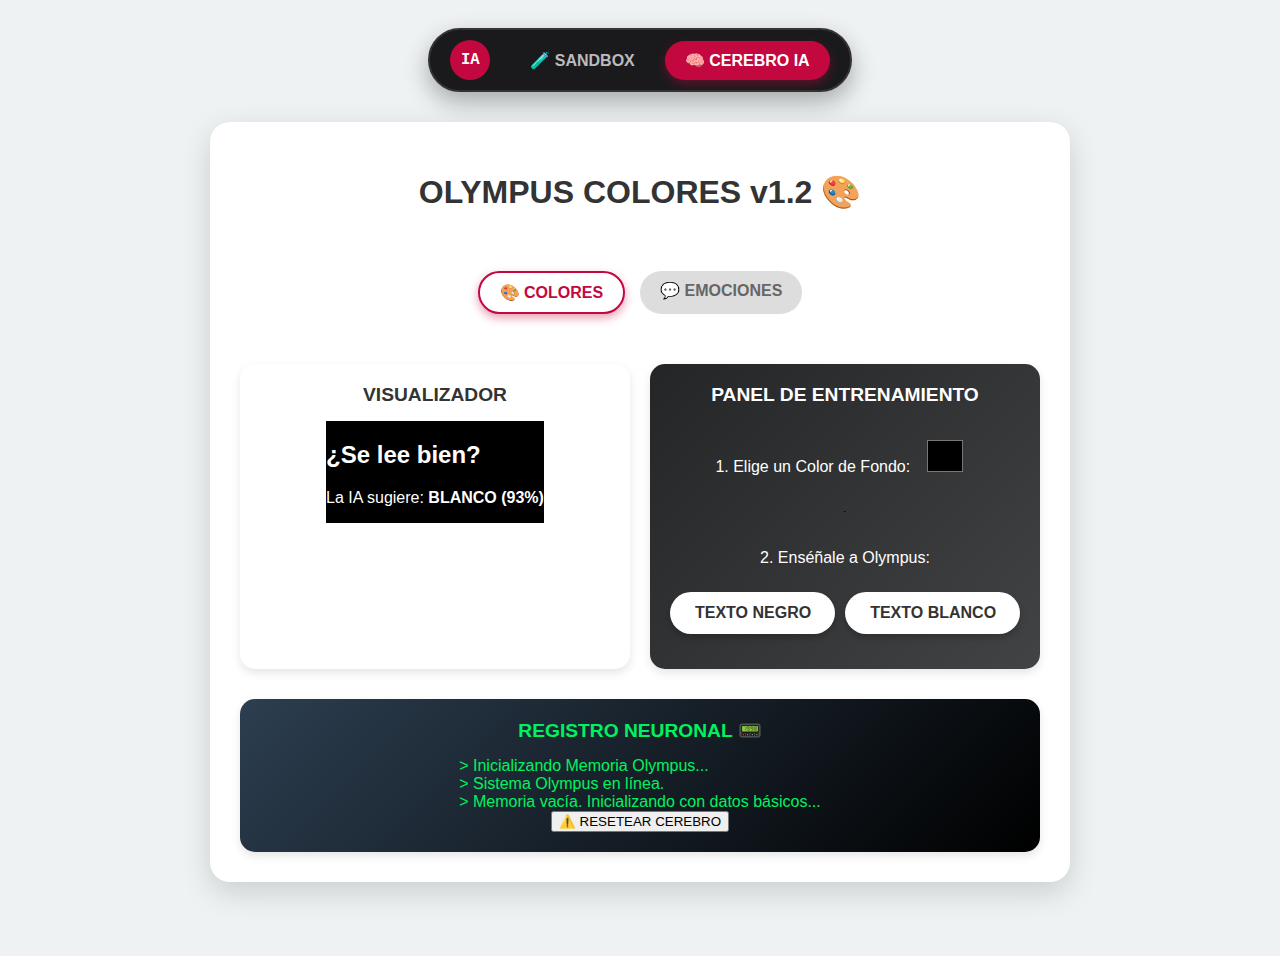
<file: sandBox/IA/IA.html>
<!DOCTYPE html>
<html lang="es">
  <head>
    <meta charset="UTF-8" />
    <meta name="viewport" content="width=device-width, initial-scale=1.0" />
    <title>Proyecto Olympus - Entrenamiento</title>
    <link rel="stylesheet" href="../style.css" />
  </head>
  <body>
    <div class="cajaPrincipal" id="miCajaPrincipal">
      <h1 class="titulo-principal">OLYMPUS COLORES v1.2 🎨</h1>

      <div
        class="sub-menu-ia"
        style="
          display: flex;
          justify-content: center;
          gap: 15px;
          margin: 20px 0;
        "
      >
        <a
          href="IA.html"
          class="boton-nav activo"
          style="background: white; color: #c3073f; border: 2px solid #c3073f"
          >🎨 COLORES</a
        >

        <a
          href="texto.html"
          class="boton-nav"
          style="background: #ddd; color: #666"
          >💬 EMOCIONES</a
        >
      </div>

      <div class="contenedor-fila">
        <div class="tarjeta" style="flex: 1">
          <div class="titu" style="color: #333">VISUALIZADOR</div>

          <div id="cajaMuestra" class="caja-visualizador">
            <h2 id="textoMuestra" class="texto-visualizador">¿Se lee bien?</h2>
            <p>La IA sugiere: <b id="prediccionIA">...</b></p>
          </div>
        </div>

        <div class="tarjeta tarjeta-negra" style="flex: 1">
          <div class="titu">PANEL DE ENTRENAMIENTO</div>

          <div class="cajatxt">
            <label>1. Elige un Color de Fondo:</label>
            <input
              type="color"
              id="colorInput"
              value="#000000"
              oninput="actualizarColor()"
            />
          </div>

          <hr style="border-color: #444; margin: 20px 0" />

          <p style="margin-bottom: 10px">2. Enséñale a Olympus:</p>

          <div
            class="cajaButton"
            style="display: flex; gap: 10px; justify-content: center"
          >
            <input
              class="estiloBoton btn-entrenar btn-negro"
              type="button"
              value="TEXTO NEGRO"
              onclick="entrenar('negro')"
            />
            <input
              class="estiloBoton btn-entrenar btn-blanco"
              type="button"
              value="TEXTO BLANCO"
              onclick="entrenar('blanco')"
            />
          </div>
        </div>
      </div>

      <div class="contenedor-fila">
        <div class="tarjeta tarjeta-gris-oscura caja-logs">
          <div class="titu">REGISTRO NEURONAL 📟</div>
          <div id="logs" class="log-output">
            > Inicializando Memoria Olympus...<br />
          </div>

          <div style="text-align: center">
            <button class="btn-reset" onclick="resetearCerebro()">
              ⚠️ RESETEAR CEREBRO
            </button>
          </div>
        </div>
      </div>
    </div>

    <script src="../utilitarios.js"></script>
    <script src="../menu.js"></script>
    <script src="brain.js"></script>
    <script src="IA.js"></script>
  </body>
</html>
</file>
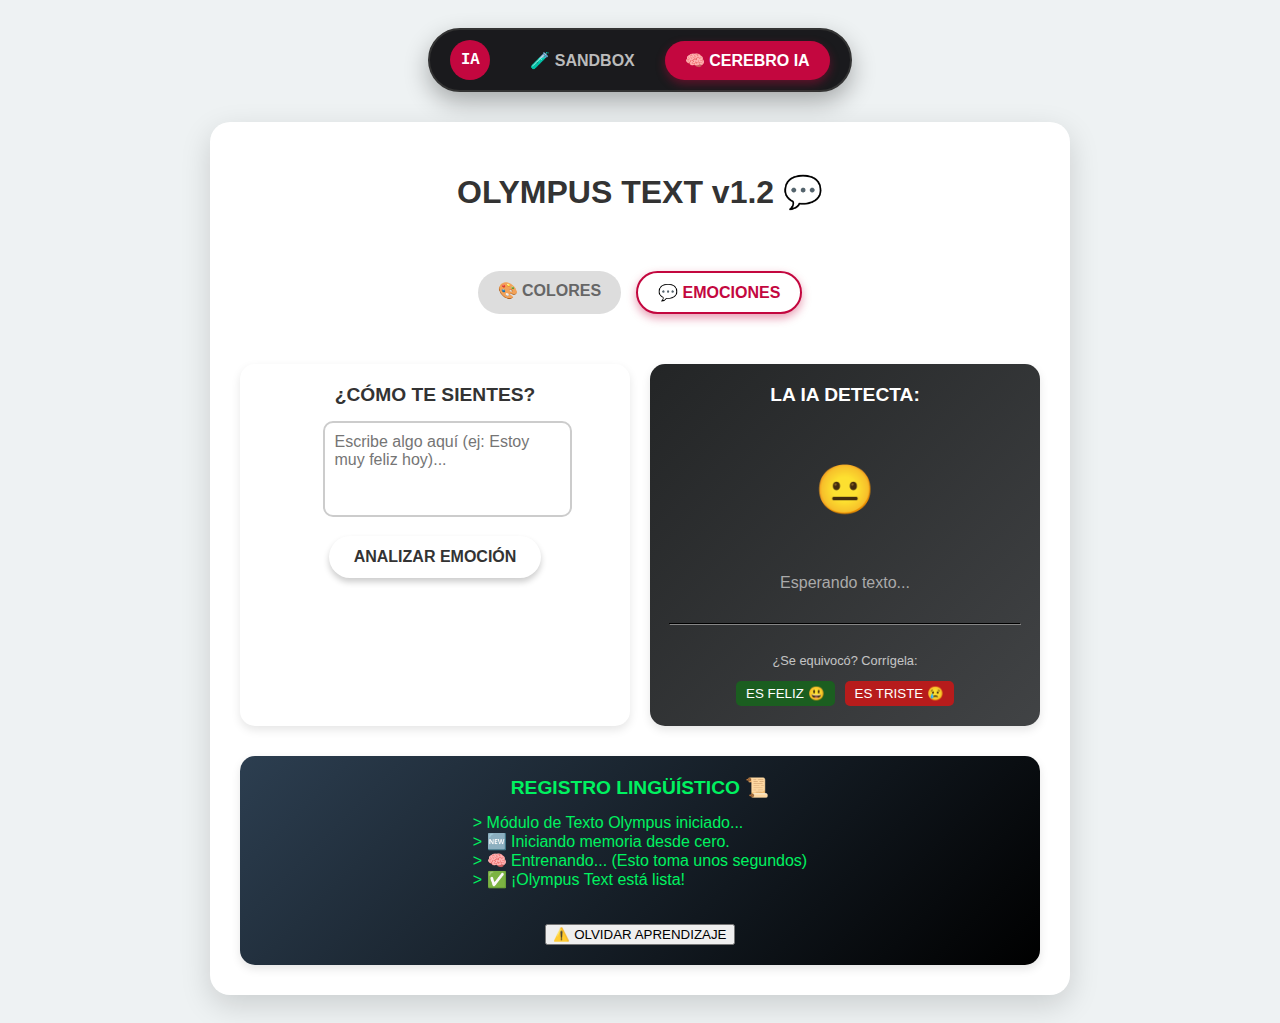
<file: sandBox/IA/texto.html>
<!DOCTYPE html>
<html lang="es">
  <head>
    <meta charset="UTF-8" />
    <meta name="viewport" content="width=device-width, initial-scale=1.0" />
    <title>Olympus - Emociones</title>
    <link rel="stylesheet" href="../style.css" />
  </head>
  <body>
    <div class="cajaPrincipal" id="miCajaPrincipal">
      <h1 class="titulo-principal">OLYMPUS TEXT v1.2 💬</h1>

      <div
        class="sub-menu-ia"
        style="
          display: flex;
          justify-content: center;
          gap: 15px;
          margin: 20px 0;
        "
      >
        <a
          href="IA.html"
          class="boton-nav"
          style="background: #ddd; color: #666"
          >🎨 COLORES</a
        >
        <a
          href="texto.html"
          class="boton-nav activo"
          style="background: white; color: #c3073f; border: 2px solid #c3073f"
          >💬 EMOCIONES</a
        >
      </div>

      <div class="contenedor-fila">
        <div class="tarjeta" style="flex: 1">
          <div class="titu" style="color: #333">¿CÓMO TE SIENTES?</div>
          <div class="cajatxt">
            <textarea
              id="entradaTexto"
              rows="4"
              placeholder="Escribe algo aquí (ej: Estoy muy feliz hoy)..."
              style="
                width: 100%;
                padding: 10px;
                border-radius: 10px;
                border: 2px solid #ccc;
                font-family: sans-serif;
              "
            ></textarea>
          </div>
          <div class="cajaButton">
            <input
              class="estiloBoton"
              type="button"
              value="ANALIZAR EMOCIÓN"
              onclick="analizarTexto()"
            />
          </div>
        </div>

        <div
          class="tarjeta tarjeta-negra"
          style="
            flex: 1;
            display: flex;
            flex-direction: column;
            justify-content: center;
            align-items: center;
          "
        >
          <div class="titu">LA IA DETECTA:</div>
          <h2 id="resultadoEmocion" style="font-size: 3em">😐</h2>
          <p id="detalleEmocion" style="color: #aaa">Esperando texto...</p>

          <hr style="width: 100%; border-color: #333; margin: 15px 0" />

          <p style="font-size: 0.8em; opacity: 0.7">¿Se equivocó? Corrígela:</p>
          <div style="display: flex; gap: 10px">
            <button
              onclick="entrenarNuevaFrase('feliz')"
              style="
                background: #1b5e20;
                color: white;
                border: none;
                padding: 5px 10px;
                border-radius: 5px;
                cursor: pointer;
              "
            >
              ES FELIZ 😃
            </button>
            <button
              onclick="entrenarNuevaFrase('triste')"
              style="
                background: #b71c1c;
                color: white;
                border: none;
                padding: 5px 10px;
                border-radius: 5px;
                cursor: pointer;
              "
            >
              ES TRISTE 😢
            </button>
          </div>
        </div>
      </div>

      <div class="contenedor-fila">
        <div class="tarjeta tarjeta-gris-oscura caja-logs">
          <div class="titu">REGISTRO LINGÜÍSTICO 📜</div>
          <div id="logs" class="log-output" style="height: 100px">
            > Módulo de Texto Olympus iniciado...<br />
          </div>

          <div style="text-align: center; margin-top: 10px">
            <button class="btn-reset" onclick="resetearCerebroTexto()">
              ⚠️ OLVIDAR APRENDIZAJE
            </button>
          </div>
        </div>
      </div>
    </div>

    <script src="../utilitarios.js"></script>
    <script src="../menu.js"></script>
    <script src="brain.js"></script>

    <script src="ia_texto.js"></script>
  </body>
</html>
</file>
<file: sandBox/style.css>
/* style.css

/* Reset básico para que se vea bien en todos lados */
body {
    background-color: #eef2f3; /* Tu color de fondo */
    font-family: 'Segoe UI', sans-serif;
    
    /* ESTO ES LO QUE ARREGLA LA POSICIÓN: */
    display: flex;
    flex-direction: column; /* <--- ¡ESTO PONE UNO ARRIBA DEL OTRO! */
    align-items: center;    /* <--- ¡ESTO CENTRA TODO HORIZONTALMENTE! */
    
    padding: 20px;
    min-height: 100vh; /* Asegura que ocupe toda la altura */
}

/* --- MENÚ TIPO "CÁPSULA DE MANDO" --- */
.menu-principal {
    /* Dimensiones y posición */
    width: fit-content; /* El ancho se ajusta a los botones, no a la pantalla */
    margin-bottom: 30px; /* Empuja la caja principal hacia abajo */
    padding: 10px 20px;
    
    /* Estilo visual (Bloque flotante) */
    background-color: #1a1a1d; /* Bloque oscuro */
    border-radius: 50px;       /* Bordes totalmente redondos (Cápsula) */
    box-shadow: 0 10px 25px rgba(0,0,0,0.3); /* Sombra para que flote */
    border: 2px solid #333;    /* Borde sutil */

    /* Acomodar el logo y los botones adentro */
    display: flex;
    align-items: center;
    gap: 20px; /* Separación entre el logo y los links */
}

.logo {
    /* Logo Circular */
    font-size: 1.2em; font-weight: bold; color: white;
    background: #c3073f;
    width: 40px; height: 40px;
    display: flex; align-items: center; justify-content: center;
    border-radius: 50%;
    font-family: monospace;
}

.enlaces {
    display: flex;
    gap: 10px; /* Espacio entre botones */
}

.boton-nav {
    text-decoration: none;
    color: #bbb;
    font-weight: 600;
    padding: 10px 20px;
    border-radius: 25px; /* Botones redondos */
    transition: 0.3s;
}

.boton-nav:hover {
    background-color: #333;
    color: white;
}

/* El botón activo se ve sólido */
.boton-nav.activo {
    background-color: #c3073f;
    color: white;
    box-shadow: 0 4px 10px rgba(195, 7, 63, 0.4);
}

/* El Contenedor Principal */
.cajaPrincipal {
    background-color: white;
    width: 100%;
    max-width: 800px;
    padding: 30px;
    border-radius: 20px;
    box-shadow: 0 10px 30px rgba(0,0,0,0.15); /* Sombra elegante */
    display: flex;
    flex-direction: column;
    gap: 30px; /* Espacio entre filas */
    transition: background-color 0.5s;
}

.titulo-principal {
    text-align: center;
    color: #333;
    margin-bottom: 10px;
}

/* Sistema de Rejilla (Filas) */
.contenedor-fila {
    display: flex;
    flex-wrap: wrap; /* Si no caben, bajan */
    gap: 20px;
    justify-content: center;
}

/* Diseño de Tarjetas (Cards) */
.tarjeta {
    flex: 1; /* Ocupan el mismo ancho */
    min-width: 250px;
    padding: 20px;
    border-radius: 15px;
    color: white;
    display: flex;
    flex-direction: column;
    align-items: center;
    box-shadow: 0 4px 10px rgba(0,0,0,0.1);
}

/* Colores de las tarjetas (Degradados) */
.tarjeta-azul { background: linear-gradient(135deg, #00c6ff, #0072ff); }
.tarjeta-morada { background: linear-gradient(135deg, #a18cd1, #fbc2eb); color: #444; } /* Letra oscura para contraste */
.tarjeta-verde { background: linear-gradient(135deg, #84fab0, #8fd3f4); color: #333; }
.tarjeta-naranja { background: linear-gradient(135deg, #f5576c 0%, #f093fb 100%); }
.tarjeta-turquesa { background: linear-gradient(135deg, #11998e 0%, #38ef7d 100%); }
.tarjeta-roja { background: linear-gradient(135deg, #ff416c 0%, #ff4b2b 100%); }
.tarjeta-negra { background: linear-gradient(135deg, #232526 0%, #414345 100%); color: white}
.tarjeta-gris-oscura { background: linear-gradient(135deg, #2c3e50 0%, #000000 100%); color: #00f260 }
.tarjeta-azul-electrico { background: linear-gradient(135deg, #0575E6 0%, #021B79 100%); color: white }
.tarjeta-amarilla { background: linear-gradient(135deg, #fce38a 0%, #f38181 100%); color: #333 }

.tarjeta-gris { 
    background-color: #f8f9fa; 
    color: #333; 
    border: 2px solid #ddd;
}

/* Estilos de Texto y Botones */
.titu {
    font-size: 1.2em;
    font-weight: bold;
    margin-bottom: 15px;
    text-transform: uppercase;
}

.cajatxt input, .estiloBoton {
    padding: 10px;
    margin: 5px 0;
    border-radius: 8px;
    border: none;
    width: 80%;
    text-align: center;
}

/* El estilo visual del botón */
.estiloBoton {
    background-color: white; /* Fondo blanco */
    color: #333;             /* Letra oscura para contraste */
    
    /* TAMAÑO Y FORMA */
    width: auto;             /* Que el ancho se ajuste al texto (no forzado al 80%) */
    min-width: 150px;        /* Pero que tenga un tamaño mínimo decente */
    padding: 12px 25px;      /* Espacio interno (Relleno) */
    border-radius: 50px;     /* ¡Bordes muy redondos! (Forma de píldora) */
    
    /* DETALLES */
    border: none;            /* Sin borde feo */
    font-weight: bold;       /* Letra gruesa */
    font-size: 16px;         /* Letra legible */
    cursor: pointer;         /* Manito al pasar el mouse */
    box-shadow: 0 4px 6px rgba(0,0,0,0.2); /* Sombrita para que parezca botón 3D */
    transition: all 0.3s ease; /* Animación suave */
}

/* Contenedor del botón para que se centre perfectamente */
.cajaButton {
    width: 100%;             /* Que ocupe todo el ancho disponible */
    display: flex;           /* Usamos flex para centrar */
    justify-content: center; /* Centrado horizontal */
    margin-top: 10px;        /* Un poco de aire arriba */
    margin-bottom: 10px;     /* Un poco de aire abajo */
}

/* Efecto al pasar el mouse por encima (Hover) */
.estiloBoton:hover {
    transform: translateY(-3px); /* El botón "flota" hacia arriba */
    box-shadow: 0 6px 12px rgba(0,0,0,0.3); /* La sombra crece */
    background-color: #f0f0f0; /* Un gris muy sutil */
}

/* Efecto al hacer clic (Active) */
.estiloBoton:active {
    transform: translateY(1px); /* El botón se hunde */
    box-shadow: 0 2px 3px rgba(0,0,0,0.2); /* Sombra pequeña */
}

.resultado {
    margin: 15px 0;
    font-weight: bold;
    font-size: 1.1em;
}

/* Input Color Grande */
input[type="color"] {
    width: 60px;
    height: 60px;
    border: none;
    background: none;
    cursor: pointer;
}

input[type="file"] {
    background-color: white;
    padding: 10px;
    border-radius: 10px;
    color: #333;
    cursor: pointer;
    width: 90%; /* Ajuste de ancho */
}

/* --- ESTILOS PARA EL VISOR DE IMÁGENES --- */

/* 1. El recuadro (marco) que limita el tamaño */
.marco-imagen {
    margin-top: 15px;
    width: 100%;         /* Ancho completo de la tarjeta */
    height: 250px;       /* ALTO FIJO: Aquí está el truco */
    
    /* Diseño del marco */
    background-color: rgba(255, 255, 255, 0.2); 
    border-radius: 10px;
    border: 2px dashed rgba(255, 255, 255, 0.5); /* Borde punteado bonito */
    
    /* Centrar la imagen dentro */
    display: flex;
    justify-content: center;
    align-items: center;
    overflow: hidden; /* Corta lo que se salga */
}

/* 2. La imagen en sí misma */
#vistaPrevia {
    max-width: 100%;     /* No más ancha que el marco */
    max-height: 100%;    /* No más alta que el marco */
    object-fit: contain; /* AJUSTE MAGICO: Se ve completa sin estirarse */
    display: none;       /* Se oculta si no hay foto cargada */
}

/* Botones pequeños para los filtros */
.btnFiltro {
    background-color: rgba(255, 255, 255, 0.3);
    border: 1px solid white;
    color: white;
    padding: 5px 10px;
    border-radius: 15px;
    cursor: pointer;
    font-size: 0.8em;
    transition: 0.3s;
}

.btnFiltro:hover {
    background-color: white;
    color: #333;
}

/* --- ESTILOS PARA EL SCROLL INFINITO --- */

/* 2. La "Ventana" (tag-list) */
.tag-list {
    width: 100%; /* Ocupa todo el ancho de la tarjeta */
    max-width: 400px; /* Evita que sea excesivamente ancha */
    overflow: hidden; /* IMPORTANTE: Lo que se salga de aquí, no se ve */
    mask-image: linear-gradient(90deg, transparent, white 20%, white 80%, transparent); /* Efecto desvanecido en bordes (Opcional pero bonito) */
}

/* 3. La Cinta que se mueve (inner) */
.inner {
    display: flex;
    width: fit-content; /* El ancho se ajusta al contenido */
    gap: 1rem; /* Espacio entre etiquetas */
    /* Aquí ocurre la magia: */
    animation: loop 10s linear infinite; 
}

/* 4. Estilo de cada etiqueta (tag) */
.tag {
    background-color: rgba(255, 255, 255, 0.2); /* Blanco semitransparente */
    padding: 0.5rem 1rem;
    border-radius: 0.5rem;
    color: white;
    font-weight: bold;
    box-shadow: 0 2px 5px rgba(0,0,0,0.1);
    white-space: nowrap; /* Evita que el texto se rompa */
}

/* 5. La Animación (@keyframes) */
@keyframes loop {
    0% {
        transform: translateX(0); /* Empieza en 0 */
    }
    100% {
        /* Se mueve a la izquierda exactamente el 50% */
        /* (Por eso necesitamos duplicar el contenido en el HTML) */
        transform: translateX(-50%); 
    }
}

/* Caja especial para mostrar la contraseña */
.caja-resultado-password {
    width: 90%;
    margin: 15px 0;
}

.caja-resultado-password input {
    width: 100%;
    padding: 15px;
    background-color: #333; /* Fondo oscuro */
    color: #00ff00;         /* Letra verde hacker */
    font-family: 'Courier New', monospace; /* Fuente de código */
    font-size: 1.2em;
    border: 2px solid #555;
    border-radius: 10px;
    text-align: center;
    letter-spacing: 2px;    /* Espacio entre letras */
}

/* --- ESTILOS PARA LA SECCIÓN DE COPIAR --- */

/* 1. El contenedor que pone el input y el botón lado a lado */
.contenedor-pass-copy {
    width: 90%;
    margin: 15px 0;
    display: flex; /* Esto hace que se pongan en fila */
    gap: 10px;     /* Espacio entre el input y el botón */
}

/* 2. Ajuste para el Input de Password existente */
/* Usamos 'flex: 1' para que el input ocupe todo el espacio sobrante */
.contenedor-pass-copy input {
    flex: 1; 
    padding: 15px;
    background-color: #333;
    color: #00ff00;
    font-family: 'Courier New', monospace;
    font-size: 1.2em;
    border: 2px solid #555;
    border-radius: 10px;
    text-align: center;
    letter-spacing: 2px;
}

/* 3. Estilo del Botón de Copiar */
.btn-copiar {
    background-color: #333; /* Fondo oscuro */
    border: 2px solid #555; /* Borde gris */
    border-radius: 10px;
    cursor: pointer;
    font-size: 1.5em;       /* Icono grande */
    padding: 0 15px;        /* Ancho cómodo para el dedo/mouse */
    transition: all 0.3s ease;
}

/* Efecto al pasar el mouse (Se pone verde hacker) */
.btn-copiar:hover {
    background-color: #00ff00;
    color: #000;            /* El icono se vuelve negro para contraste */
    border-color: #00ff00;
    transform: scale(1.05); /* Crece un poquito */
}

/* Efecto al hacer clic */
.btn-copiar:active {
    transform: scale(0.95); /* Se encoge un poquito */
}

/* --- ESTILOS PARA PERFIL DE USUARIO (API) --- */

.marco-perfil {
    display: flex;
    justify-content: center;
    margin: 15px 0;
}

.marco-perfil img {
    width: 120px;
    height: 120px;
    border-radius: 50%; /* ESTO lo hace redondo (Círculo perfecto) */
    border: 4px solid white;
    box-shadow: 0 5px 15px rgba(0,0,0,0.2);
    object-fit: cover;
}

.info-perfil {
    text-align: center;
    color: white;
    margin-bottom: 20px;
}

.info-perfil h3 {
    margin: 5px 0;
    font-size: 1.4em;
    text-transform: capitalize; /* Pone mayúsculas automáticas */
}

.info-perfil p {
    margin: 2px 0;
    font-size: 0.9em;
    opacity: 0.9;
}

/* --- ESTILOS PARA EL ÁREA DE TEXTO (VOZ) --- */

textarea {
    width: 90%;          /* Que ocupe casi todo el ancho */
    padding: 10px;
    border-radius: 10px;
    border: 2px solid #ddd;
    font-family: 'Segoe UI', sans-serif; /* Fuente legible */
    font-size: 1em;
    resize: none;        /* Evita que el usuario estire la caja y rompa el diseño */
    outline: none;       /* Quita el borde azul al seleccionar */
    transition: 0.3s;
}

textarea:focus {
    border-color: #a18cd1; /* Color morado al escribir */
    box-shadow: 0 0 8px rgba(161, 140, 209, 0.5);
}

/* --- ESTILOS PARA EL DETECTOR DE TECLAS --- */

.caja-tecla-gigante {
    background-color: rgba(0, 0, 0, 0.5);
    border-radius: 15px;
    padding: 20px;
    margin: 15px 0;
    text-align: center;
    border: 2px solid #555;
    box-shadow: inset 0 0 20px rgba(0,0,0,0.8); /* Sombra interna */
}

.caja-tecla-gigante h1 {
    font-size: 4em; /* ¡Gigante! */
    margin: 0;
    color: #fff;
    text-shadow: 0 0 10px white; /* Brillo neón blanco */
    font-family: 'Courier New', monospace;
}

.info-tecla {
    display: flex;
    justify-content: space-around; /* Separa los elementos */
    background-color: rgba(255, 255, 255, 0.1);
    padding: 10px;
    border-radius: 8px;
    font-family: monospace;
    font-size: 1.1em;
}

.info-tecla p {
    margin: 0;
    display: flex;
    flex-direction: column;
    align-items: center;
    gap: 5px;
}

.info-tecla span {
    font-weight: bold;
    font-size: 1.2em;
}


/* --- ESTILOS PARA EL CENTRO DE TIEMPO --- */

/* Diseño del Reloj */
.caja-reloj {
    text-align: center;
    padding: 10px;
}

.caja-reloj h1 {
    font-size: 3em;
    margin: 0;
    font-family: 'Courier New', monospace; /* Fuente tipo digital */
    letter-spacing: 3px;
    text-shadow: 0 0 10px #00f260; /* Resplandor neón */
}

.caja-reloj p {
    margin: 0;
    font-size: 0.9em;
    opacity: 0.7;
    text-transform: uppercase;
    letter-spacing: 2px;
    color: white;
}

/* Diseño de la Fecha */
.caja-fecha {
    text-align: center;
    padding: 10px;
    border: 2px solid rgba(255,255,255,0.2);
    border-radius: 10px;
    background-color: rgba(255,255,255,0.1);
}

.caja-fecha h2 {
    font-size: 2em;
    margin: 0;
    text-transform: uppercase;
}

.caja-fecha h3 {
    font-size: 1.1em;
    font-weight: normal;
    margin: 5px 0 0 0;
}

/* --- ESTILOS PARA LA PIZARRA (CANVAS) --- */
.caja-canvas {
    display: flex;
    justify-content: center;
    margin: 15px 0;
}

/* --- ESTILOS PARA LA PIZARRA (CANVAS) --- */
canvas {
    background-color: white;
    border-radius: 10px;
    box-shadow: 0 5px 15px rgba(0,0,0,0.2);
    touch-action: none; 

    /* AQUÍ ESTÁ EL CAMBIO MÁGICO */
    /* Intenta cargar el pincel. Si falla, usa la cruz (crosshair) */
    cursor: url('img/pincel.png') 0 24, crosshair; 
}
</file>
